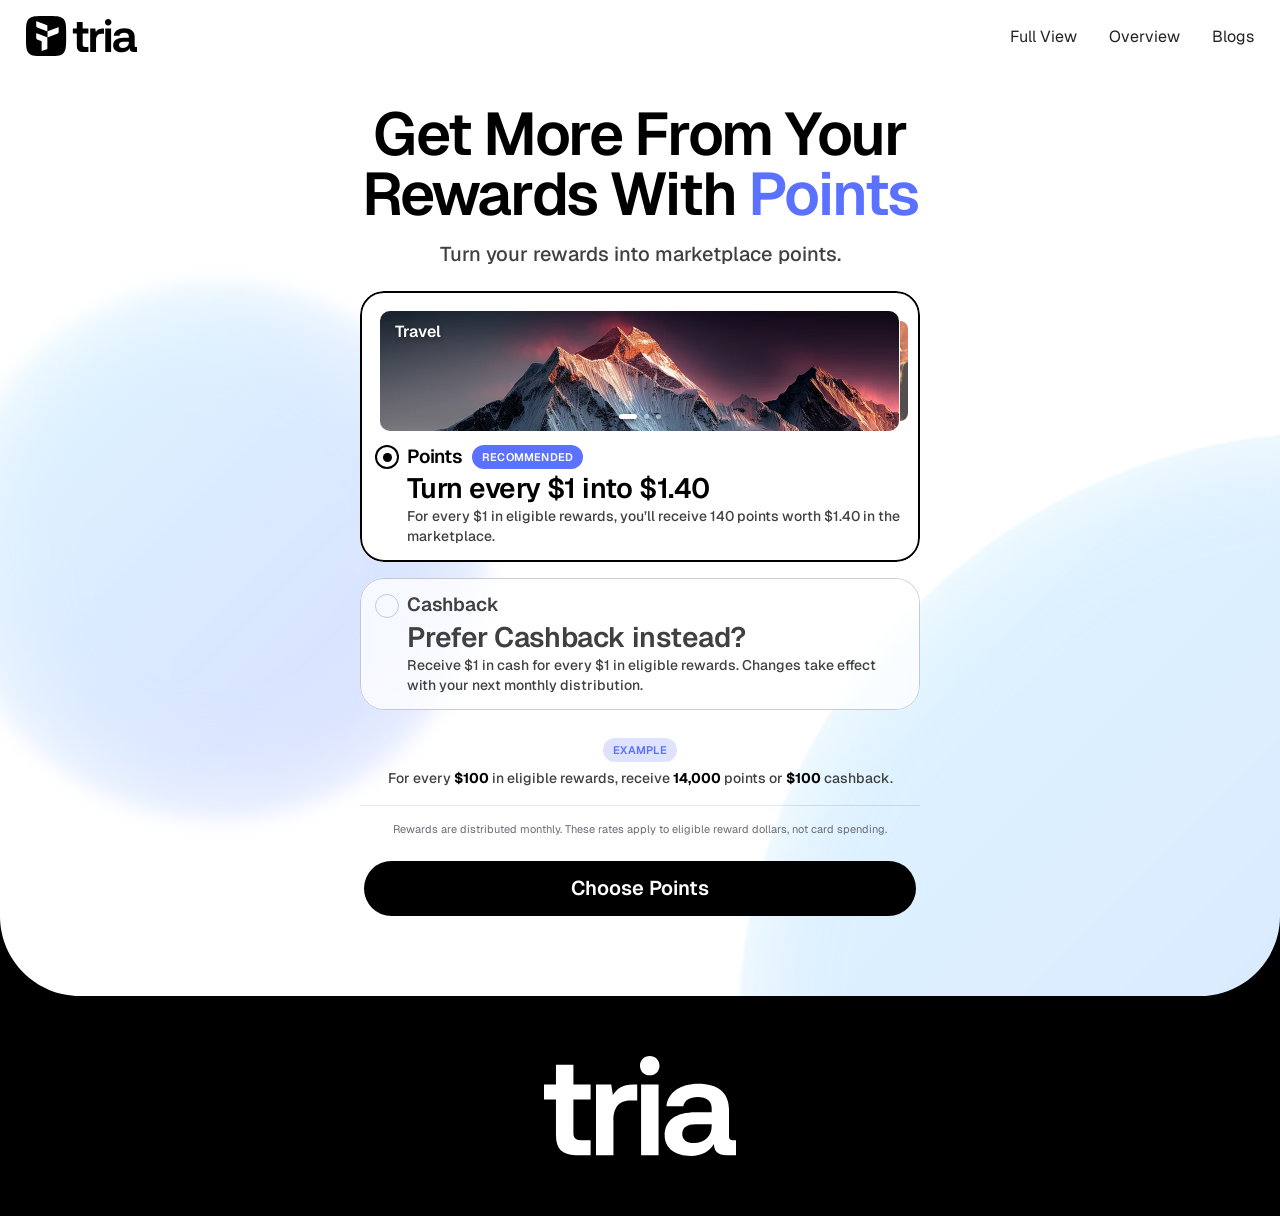
<file: index.html>
<!DOCTYPE html>
<html lang="en">
<head>
<meta charset="utf-8">
<meta name="viewport" content="width=device-width, initial-scale=1">
<title>Tria — Choose how you receive your rewards</title>
<meta name="description" content="Turn your rewards into marketplace points or receive cashback.">
<link rel="preload" href="assets/fonts/Geist-SemiBold.woff2" as="font" type="font/woff2" crossorigin>
<link rel="preload" href="assets/fonts/Geist-Medium.woff2" as="font" type="font/woff2" crossorigin>
<link rel="stylesheet" href="assets/css/style.css?v=17">
</head>
<body data-choice="points">

  <div class="bg-layer" aria-hidden="true">
    <img class="bg bg--mobile" src="assets/img/bg-mobile.svg" alt="" width="1400" height="935">
    <img class="bg bg--desktop" src="assets/img/bg-desktop.svg" alt="" width="3000" height="2000">
  </div>

  <header class="header">
    <div class="header__inner">
      <a class="header__logo" href="#" aria-label="Tria — home">
        <img src="assets/img/logo-tria.svg" alt="Tria" width="58" height="21">
      </a>
      <nav class="menu" aria-label="Main">
        <a href="#">Full View</a>
        <a href="#">Overview</a>
        <a href="#">Blogs</a>
      </nav>
    </div>
  </header>

  <main>
    <section class="hero">
      <h1 class="hero__title" data-title>Get More From Your Rewards With <span class="accent">Points</span></h1>
      <p class="hero__sub" data-sub>Turn your rewards into marketplace points.</p>
    </section>

    <section class="content">
      <div class="options" role="radiogroup" aria-label="Reward payout method">

        <label class="option option--points is-selected" data-option="points">
          <input class="option__input" type="radio" name="payout" value="points" checked>

          <span class="tiles" data-gallery>
            <!-- previous slide, minimised + dimmed; hidden on the first slide, per Figma -->
            <span class="peek peek--prev" aria-hidden="true">
              <img src="assets/img/tile-travel.webp" alt="" data-peek="0">
              <img src="assets/img/tile-tickets.webp" alt="" data-peek="1">
              <img src="assets/img/tile-experiences.webp" alt="" data-peek="2">
            </span>

            <span class="tiles__strip">
              <span class="track" data-track>
                <span class="slide">
                  <img class="tile__photo" src="assets/img/tile-travel.webp" alt="Snow-capped mountain peaks at sunrise">
                  <span class="tile__label">Travel</span>
                </span>
                <span class="slide">
                  <img class="tile__photo" src="assets/img/tile-tickets.webp" alt="A crowd at a live concert">
                  <span class="tile__label">Tickets</span>
                </span>
                <span class="slide">
                  <img class="tile__photo" src="assets/img/tile-experiences.webp" alt="Loungers beside a lit poolside at dusk">
                  <span class="tile__label">Experiences</span>
                </span>
                <!-- clone of the first slide, so the wrap-around never jumps -->
                <span class="slide" aria-hidden="true">
                  <img class="tile__photo" src="assets/img/tile-travel.webp" alt="">
                  <span class="tile__label">Travel</span>
                </span>
              </span>

              <span class="tile__nav" aria-hidden="true">
                <i class="dot is-on"></i><i class="dot"></i><i class="dot"></i>
              </span>
            </span>

            <!-- next slide; hidden on the last slide, per Figma -->
            <span class="peek peek--next" aria-hidden="true">
              <img src="assets/img/tile-travel.webp" alt="" data-peek="0">
              <img src="assets/img/tile-tickets.webp" alt="" data-peek="1">
              <img src="assets/img/tile-experiences.webp" alt="" data-peek="2">
            </span>
          </span>

          <span class="option__row">
            <span class="radio" aria-hidden="true"></span>
            <span class="option__wrap">
              <span class="option__head">
                <span class="option__titleline">
                  <span class="option__title">Points</span>
                  <span class="tag tag--rec">Recommended</span>
                </span>
                <span class="option__rate">Turn every $1 into $1.40</span>
              </span>
              <span class="option__desc">For every $1 in eligible rewards, you&rsquo;ll receive 140 points worth $1.40 in the marketplace.</span>
            </span>
          </span>
        </label>

        <label class="option option--cashback" data-option="cashback">
          <input class="option__input" type="radio" name="payout" value="cashback">
          <span class="option__row">
            <span class="radio" aria-hidden="true"></span>
            <span class="option__wrap">
              <span class="option__head">
                <span class="option__titleline">
                  <span class="option__title">Cashback</span>
                </span>
                <span class="option__rate">Prefer Cashback instead?</span>
              </span>
              <span class="option__desc">Receive $1 in cash for every $1 in eligible rewards. Changes take effect with your next monthly distribution.</span>
            </span>
          </span>
        </label>

      </div>

      <div class="secondary">
        <div class="example">
          <span class="tag tag--example">Example</span>
          <p class="example__text">For every <b>$100</b> in eligible rewards, receive <b>14,000</b> points or <b>$100</b> cashback.</p>
        </div>
        <div class="divider"></div>
        <p class="footnote">Rewards are distributed monthly. <br class="br-wide">These rates apply to eligible reward dollars, not card spending.</p>
      </div>
    </section>

    <section class="cta">
      <a class="btn btn--lg" href="confirmation-points.html" data-cta-link><span class="btn__label" data-cta>Choose Points</span></a>
    </section>
  </main>

  <footer class="footer">
    <div class="footer__notches" aria-hidden="true">
      <svg class="notch" viewBox="0 0 80 80" xmlns="http://www.w3.org/2000/svg"><path d="M0 0C0 44.1828 35.8172 80 80 80H0V0Z" fill="black"/></svg>
      <svg class="notch" viewBox="0 0 80 80" xmlns="http://www.w3.org/2000/svg"><path d="M80 0C80 44.1828 44.1828 80 0 80H80V0Z" fill="black"/></svg>
    </div>
    <div class="footer__bar">
      <img class="footer__mark" src="assets/img/wordmark-tria.svg" alt="Tria" width="58" height="30">
    </div>
  </footer>

  <script src="assets/js/app.js?v=17"></script>
</body>
</html>
</file>
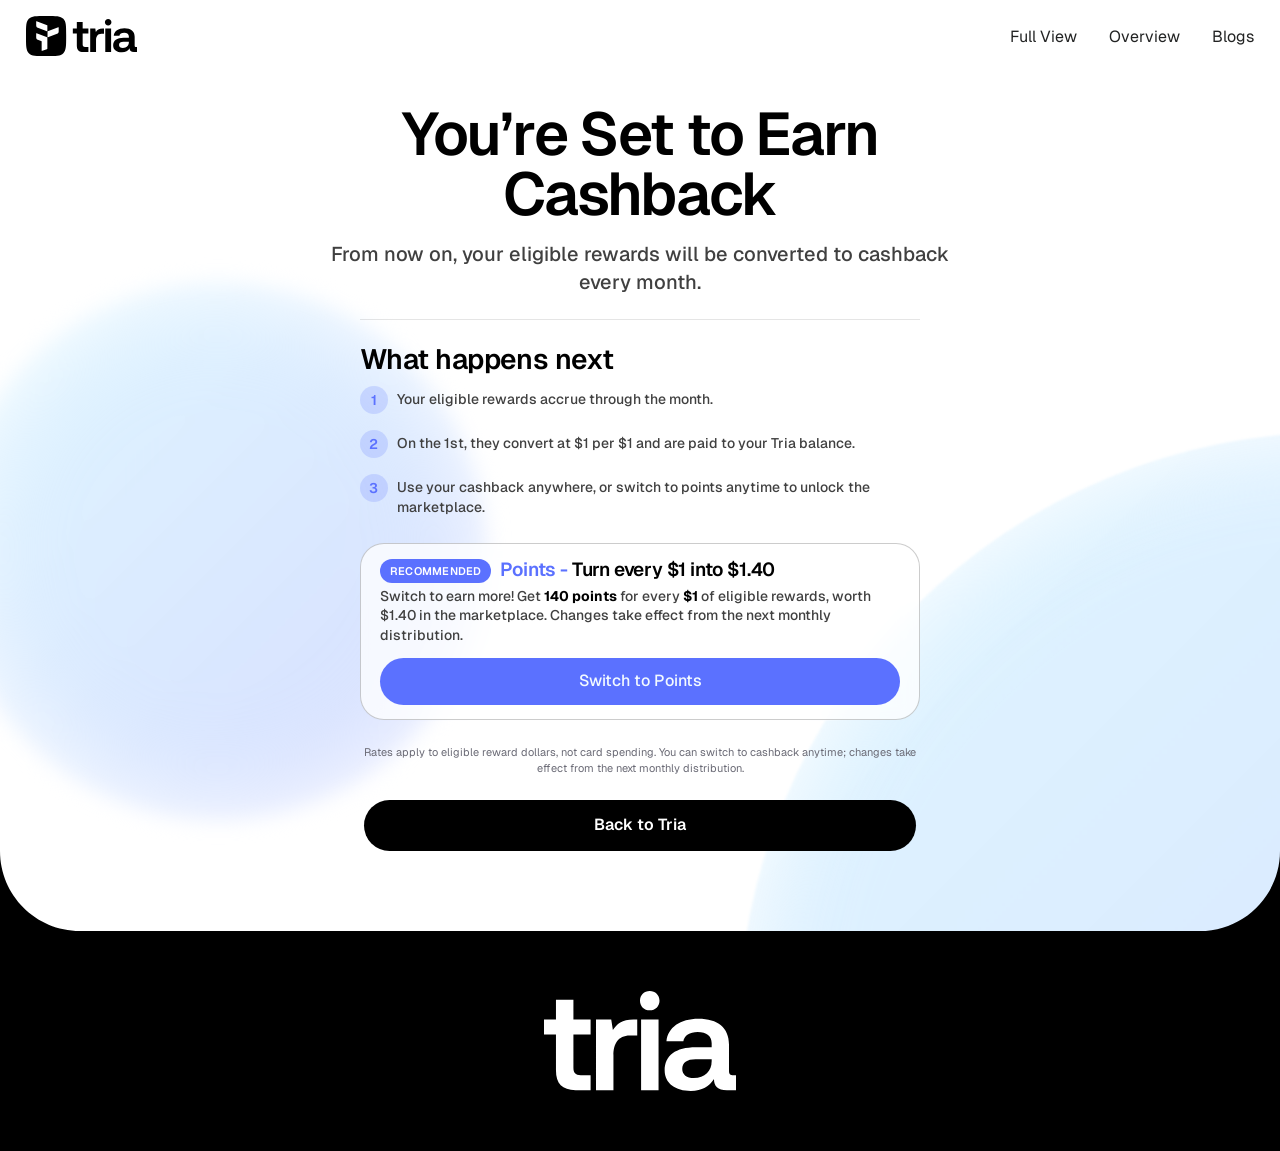
<file: confirmation-cashback.html>
<!DOCTYPE html>
<html lang="en">
<head>
<meta charset="utf-8">
<meta name="viewport" content="width=device-width, initial-scale=1">
<title>You're set to earn Cashback — Tria</title>
<meta name="description" content="From now on, your eligible rewards will be converted to cashback every month.">
<link rel="preload" href="assets/fonts/Geist-SemiBold.woff2" as="font" type="font/woff2" crossorigin>
<link rel="preload" href="assets/fonts/Geist-Medium.woff2" as="font" type="font/woff2" crossorigin>
<link rel="stylesheet" href="assets/css/style.css?v=17">
</head>
<body>

  <div class="bg-layer" aria-hidden="true">
    <img class="bg bg--mobile" src="assets/img/bg-mobile.svg" alt="" width="1400" height="935">
    <img class="bg bg--desktop" src="assets/img/bg-desktop.svg" alt="" width="3000" height="2000">
  </div>

  <header class="header">
    <div class="header__inner">
      <a class="header__logo" href="index.html" aria-label="Tria — home">
        <img src="assets/img/logo-tria.svg" alt="Tria" width="58" height="21">
      </a>
      <nav class="menu" aria-label="Main">
        <a href="#">Full View</a>
        <a href="#">Overview</a>
        <a href="#">Blogs</a>
      </nav>
    </div>
  </header>

  <main>
    <section class="hero">
      <h1 class="hero__title">You&rsquo;re Set to Earn Cashback</h1>
      <p class="hero__sub">From now on, your eligible rewards will be converted to cashback every month.</p>
    </section>

    <section class="content content--flow">
      <div class="divider"></div>
      <div class="next">
        <h2 class="next__title">What happens next</h2>
        <div class="step"><span class="step__num">1</span><p class="step__text">Your eligible rewards accrue through the month.</p></div>
        <div class="step"><span class="step__num">2</span><p class="step__text">On the 1st, they convert at $1 per $1 and are paid to your Tria balance.</p></div>
        <div class="step"><span class="step__num">3</span><p class="step__text">Use your cashback anywhere, or switch to points anytime to unlock the marketplace.</p></div>
      </div>
      <div class="promo">
        <div class="promo__wrap">
          <div class="promo__head">
          <div class="promo__titleline">
            <span class="tag tag--rec">Recommended</span>
            <h2 class="promo__title promo__title--inline"><span class="accent">Points -</span> Turn every $1 into $1.40</h2>
          </div>
            <p class="promo__body">Switch to earn more! Get <b>140 points</b> for every <b>$1</b> of eligible rewards, worth $1.40 in the marketplace. Changes take effect from the next monthly distribution.</p>
          </div>
          <button class="btn btn--blue" type="button" data-open-modal aria-expanded="false">Switch to Points</button>
        </div>
      </div>
      <div class="secondary">
        <p class="footnote">Rates apply to eligible reward dollars, not card spending. You can switch to cashback anytime; changes take effect from the next monthly distribution.</p>
      </div>
    </section>

    <section class="cta">
      <a class="btn" href="preference-cashback.html">Back to Tria</a>
    </section>
  </main>

  <footer class="footer">
    <div class="footer__notches" aria-hidden="true">
      <svg class="notch" viewBox="0 0 80 80" xmlns="http://www.w3.org/2000/svg"><path d="M0 0C0 44.1828 35.8172 80 80 80H0V0Z" fill="black"/></svg>
      <svg class="notch" viewBox="0 0 80 80" xmlns="http://www.w3.org/2000/svg"><path d="M80 0C80 44.1828 44.1828 80 0 80H80V0Z" fill="black"/></svg>
    </div>
    <div class="footer__bar">
      <img class="footer__mark" src="assets/img/wordmark-tria.svg" alt="Tria" width="58" height="30">
    </div>
  </footer>

  <div class="modal" data-modal aria-hidden="true">
    <div class="scrim" data-close></div>
    <div class="sheet" role="dialog" aria-modal="true" aria-labelledby="sheet-title">
      <span class="sheet__grab" aria-hidden="true"></span>
      <button class="sheet__close" type="button" data-close aria-label="Close">
        <svg viewBox="0 0 26 26" xmlns="http://www.w3.org/2000/svg" aria-hidden="true"><rect width="26" height="26" rx="13" fill="white"/><path d="M17 9L13 13M9 17L13 13M13 13L9 9M13 13L17 17" stroke="black" stroke-width="2" stroke-linecap="round"/></svg>
      </button>
      <div class="sheet__wrap">
        <div class="sheet__head">
          <div class="sheet__titleline">
            <h2 class="sheet__title" id="sheet-title">Switch to Points?</h2>
            <span class="tag tag--rec">Recommended</span>
          </div>
          <p class="sheet__body">Switch to earn more! Get <b>140 points</b> for every <b>$1</b> of eligible rewards, worth $1.40 in the marketplace. Changes take effect from the next monthly distribution.</p>
        </div>
        <div class="divider"></div>
        <div class="row"><span class="row__label">Change takes effect</span><span class="row__value">1 Oct 2026</span></div>
        <div class="row"><span class="row__label">October rewards paid as</span><span class="row__value">Cashback</span></div>
        <div class="row"><span class="row__label">From November paid as</span><span class="row__value row__value--accent">Points</span></div>
        <div class="sheet__buttons">
          <a class="btn btn--blue" href="confirmation-points.html">Confirm Switch to Points</a>
          <button class="btn btn--ghost" type="button" data-close>Keep Cashback</button>
        </div>
      </div>
    </div>
  </div>

  <script src="assets/js/flow.js?v=17"></script>
</body>
</html>
</file>
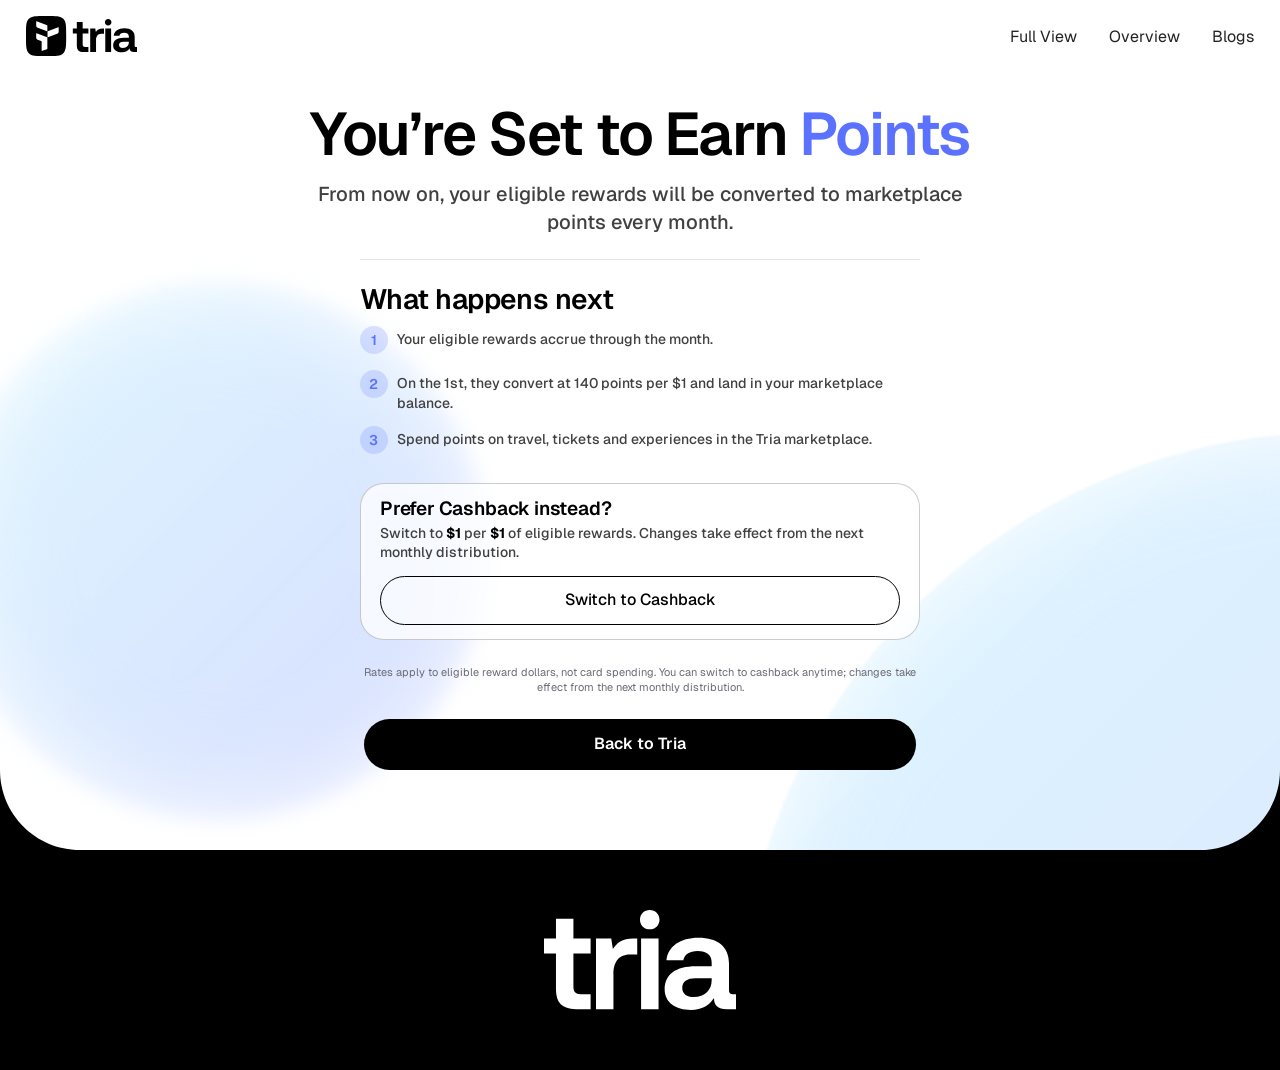
<file: confirmation-points.html>
<!DOCTYPE html>
<html lang="en">
<head>
<meta charset="utf-8">
<meta name="viewport" content="width=device-width, initial-scale=1">
<title>You're set to earn Points — Tria</title>
<meta name="description" content="From now on, your eligible rewards will be converted to marketplace points every month.">
<link rel="preload" href="assets/fonts/Geist-SemiBold.woff2" as="font" type="font/woff2" crossorigin>
<link rel="preload" href="assets/fonts/Geist-Medium.woff2" as="font" type="font/woff2" crossorigin>
<link rel="stylesheet" href="assets/css/style.css?v=17">
</head>
<body>

  <div class="bg-layer" aria-hidden="true">
    <img class="bg bg--mobile" src="assets/img/bg-mobile.svg" alt="" width="1400" height="935">
    <img class="bg bg--desktop" src="assets/img/bg-desktop.svg" alt="" width="3000" height="2000">
  </div>

  <header class="header">
    <div class="header__inner">
      <a class="header__logo" href="index.html" aria-label="Tria — home">
        <img src="assets/img/logo-tria.svg" alt="Tria" width="58" height="21">
      </a>
      <nav class="menu" aria-label="Main">
        <a href="#">Full View</a>
        <a href="#">Overview</a>
        <a href="#">Blogs</a>
      </nav>
    </div>
  </header>

  <main>
    <section class="hero">
      <h1 class="hero__title">You&rsquo;re Set to Earn <span class="accent">Points</span></h1>
      <p class="hero__sub">From now on, your eligible rewards will be converted to marketplace points every month.</p>
    </section>

    <section class="content content--flow">
      <div class="divider"></div>
      <div class="next">
        <h2 class="next__title">What happens next</h2>
        <div class="step"><span class="step__num">1</span><p class="step__text">Your eligible rewards accrue through the month.</p></div>
        <div class="step"><span class="step__num">2</span><p class="step__text">On the 1st, they convert at 140 points per $1 and land in your marketplace balance.</p></div>
        <div class="step"><span class="step__num">3</span><p class="step__text">Spend points on travel, tickets and experiences in the Tria marketplace.</p></div>
      </div>
      <div class="promo">
        <div class="promo__wrap">
          <div class="promo__head">
            <h2 class="promo__title promo__title--block">Prefer Cashback instead?</h2>
            <p class="promo__body">Switch to <b>$1</b> per <b>$1</b> of eligible rewards. Changes take effect from the next monthly distribution.</p>
          </div>
          <button class="btn btn--outline" type="button" data-open-modal aria-expanded="false">Switch to Cashback</button>
        </div>
      </div>
      <div class="secondary">
        <p class="footnote">Rates apply to eligible reward dollars, not card spending. You can switch to cashback anytime; changes take effect from the next monthly distribution.</p>
      </div>
    </section>

    <section class="cta">
      <a class="btn" href="preference-points.html">Back to Tria</a>
    </section>
  </main>

  <footer class="footer">
    <div class="footer__notches" aria-hidden="true">
      <svg class="notch" viewBox="0 0 80 80" xmlns="http://www.w3.org/2000/svg"><path d="M0 0C0 44.1828 35.8172 80 80 80H0V0Z" fill="black"/></svg>
      <svg class="notch" viewBox="0 0 80 80" xmlns="http://www.w3.org/2000/svg"><path d="M80 0C80 44.1828 44.1828 80 0 80H80V0Z" fill="black"/></svg>
    </div>
    <div class="footer__bar">
      <img class="footer__mark" src="assets/img/wordmark-tria.svg" alt="Tria" width="58" height="30">
    </div>
  </footer>

  <div class="modal" data-modal aria-hidden="true">
    <div class="scrim" data-close></div>
    <div class="sheet" role="dialog" aria-modal="true" aria-labelledby="sheet-title">
      <span class="sheet__grab" aria-hidden="true"></span>
      <button class="sheet__close" type="button" data-close aria-label="Close">
        <svg viewBox="0 0 26 26" xmlns="http://www.w3.org/2000/svg" aria-hidden="true"><rect width="26" height="26" rx="13" fill="white"/><path d="M17 9L13 13M9 17L13 13M13 13L9 9M13 13L17 17" stroke="black" stroke-width="2" stroke-linecap="round"/></svg>
      </button>
      <div class="sheet__wrap">
        <div class="sheet__head">
          <div class="sheet__titleline">
            <h2 class="sheet__title" id="sheet-title">Switch to Cashback?</h2>
          </div>
          <p class="sheet__body">You&rsquo;ll receive <b>$1</b> per <b>$1</b> of eligible rewards instead of 140 points per $1.</p>
        </div>
        <div class="divider"></div>
        <div class="row"><span class="row__label">Change takes effect</span><span class="row__value">1 Oct 2026</span></div>
        <div class="row"><span class="row__label">October rewards paid as</span><span class="row__value">Points</span></div>
        <div class="row"><span class="row__label">From November paid as</span><span class="row__value">Cashback</span></div>
        <div class="sheet__buttons">
          <a class="btn btn--white" href="confirmation-cashback.html">Confirm Switch to Cashback</a>
          <button class="btn btn--ghost" type="button" data-close>Keep Points</button>
        </div>
      </div>
    </div>
  </div>

  <script src="assets/js/flow.js?v=17"></script>
</body>
</html>
</file>
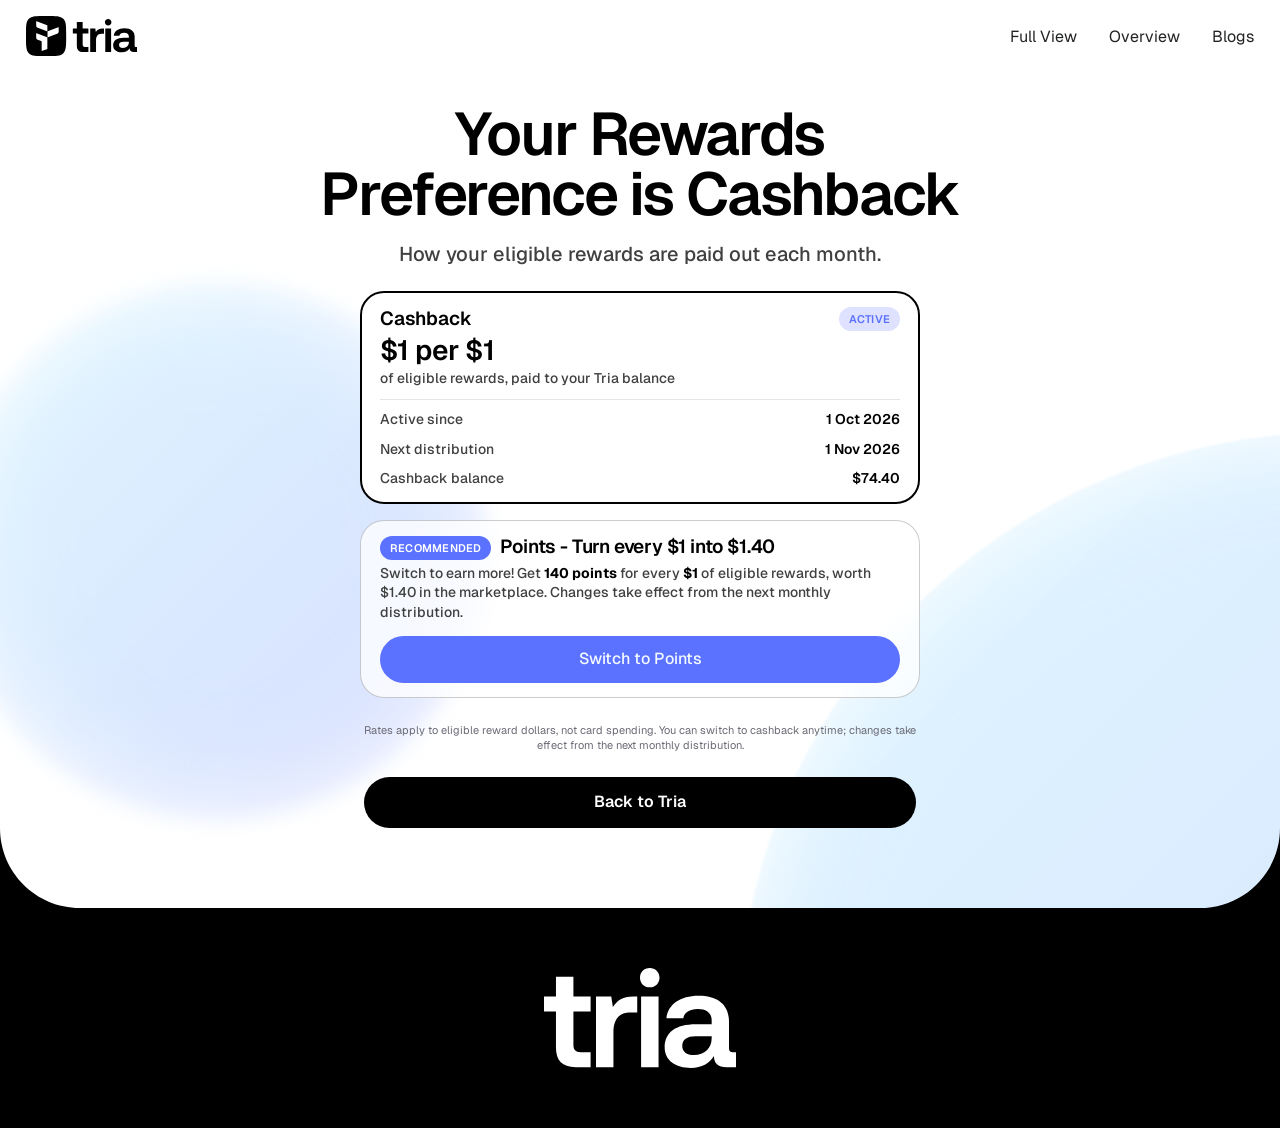
<file: preference-cashback.html>
<!DOCTYPE html>
<html lang="en">
<head>
<meta charset="utf-8">
<meta name="viewport" content="width=device-width, initial-scale=1">
<title>Your rewards preference is Cashback — Tria</title>
<meta name="description" content="How your eligible rewards are paid out each month.">
<link rel="preload" href="assets/fonts/Geist-SemiBold.woff2" as="font" type="font/woff2" crossorigin>
<link rel="preload" href="assets/fonts/Geist-Medium.woff2" as="font" type="font/woff2" crossorigin>
<link rel="stylesheet" href="assets/css/style.css?v=17">
</head>
<body>

  <div class="bg-layer" aria-hidden="true">
    <img class="bg bg--mobile" src="assets/img/bg-mobile.svg" alt="" width="1400" height="935">
    <img class="bg bg--desktop" src="assets/img/bg-desktop.svg" alt="" width="3000" height="2000">
  </div>

  <header class="header">
    <div class="header__inner">
      <a class="header__logo" href="index.html" aria-label="Tria — home">
        <img src="assets/img/logo-tria.svg" alt="Tria" width="58" height="21">
      </a>
      <nav class="menu" aria-label="Main">
        <a href="#">Full View</a>
        <a href="#">Overview</a>
        <a href="#">Blogs</a>
      </nav>
    </div>
  </header>

  <main>
    <section class="hero">
      <h1 class="hero__title">Your Rewards Preference is Cashback</h1>
      <p class="hero__sub">How your eligible rewards are paid out each month.</p>
    </section>

    <section class="content content--flow">
      <div class="stack">
        <div class="status">
          <div class="status__wrap">
            <div class="status__head">
              <div class="status__lines">
                <div class="status__titleline">
                  <h2 class="status__name">Cashback</h2>
                  <span class="tag tag--soft">Active</span>
                </div>
                <p class="status__rate">$1 per $1</p>
              </div>
              <p class="status__desc">of eligible rewards, paid to your Tria balance</p>
            </div>
            <div class="divider"></div>
            <div class="row"><span class="row__label">Active since</span><span class="row__value">1 Oct 2026</span></div>
            <div class="row"><span class="row__label">Next distribution</span><span class="row__value">1 Nov 2026</span></div>
            <div class="row"><span class="row__label">Cashback balance</span><span class="row__value">$74.40</span></div>
          </div>
        </div>
        <div class="promo">
          <div class="promo__wrap">
            <div class="promo__head">
            <div class="promo__titleline">
              <span class="tag tag--rec">Recommended</span>
              <h2 class="promo__title promo__title--inline">Points - Turn every $1 into $1.40</h2>
            </div>
              <p class="promo__body">Switch to earn more! Get <b>140 points</b> for every <b>$1</b> of eligible rewards, worth $1.40 in the marketplace. Changes take effect from the next monthly distribution.</p>
            </div>
            <button class="btn btn--blue" type="button" data-open-modal aria-expanded="false">Switch to Points</button>
          </div>
        </div>
      </div>
      <div class="secondary">
        <p class="footnote">Rates apply to eligible reward dollars, not card spending. You can switch to cashback anytime; changes take effect from the next monthly distribution.</p>
      </div>
    </section>

    <section class="cta">
      <a class="btn" href="index.html">Back to Tria</a>
    </section>
  </main>

  <footer class="footer">
    <div class="footer__notches" aria-hidden="true">
      <svg class="notch" viewBox="0 0 80 80" xmlns="http://www.w3.org/2000/svg"><path d="M0 0C0 44.1828 35.8172 80 80 80H0V0Z" fill="black"/></svg>
      <svg class="notch" viewBox="0 0 80 80" xmlns="http://www.w3.org/2000/svg"><path d="M80 0C80 44.1828 44.1828 80 0 80H80V0Z" fill="black"/></svg>
    </div>
    <div class="footer__bar">
      <img class="footer__mark" src="assets/img/wordmark-tria.svg" alt="Tria" width="58" height="30">
    </div>
  </footer>

  <div class="modal" data-modal aria-hidden="true">
    <div class="scrim" data-close></div>
    <div class="sheet" role="dialog" aria-modal="true" aria-labelledby="sheet-title">
      <span class="sheet__grab" aria-hidden="true"></span>
      <button class="sheet__close" type="button" data-close aria-label="Close">
        <svg viewBox="0 0 26 26" xmlns="http://www.w3.org/2000/svg" aria-hidden="true"><rect width="26" height="26" rx="13" fill="white"/><path d="M17 9L13 13M9 17L13 13M13 13L9 9M13 13L17 17" stroke="black" stroke-width="2" stroke-linecap="round"/></svg>
      </button>
      <div class="sheet__wrap">
        <div class="sheet__head">
          <div class="sheet__titleline">
            <h2 class="sheet__title" id="sheet-title">Switch to Points?</h2>
            <span class="tag tag--rec">Recommended</span>
          </div>
          <p class="sheet__body">Switch to earn more! Get <b>140 points</b> for every <b>$1</b> of eligible rewards, worth $1.40 in the marketplace. Changes take effect from the next monthly distribution.</p>
        </div>
        <div class="divider"></div>
        <div class="row"><span class="row__label">Change takes effect</span><span class="row__value">1 Oct 2026</span></div>
        <div class="row"><span class="row__label">October rewards paid as</span><span class="row__value">Cashback</span></div>
        <div class="row"><span class="row__label">From November paid as</span><span class="row__value row__value--accent">Points</span></div>
        <div class="sheet__buttons">
          <a class="btn btn--blue" href="preference-points.html">Confirm Switch to Points</a>
          <button class="btn btn--ghost" type="button" data-close>Keep Cashback</button>
        </div>
      </div>
    </div>
  </div>

  <script src="assets/js/flow.js?v=17"></script>
</body>
</html>
</file>
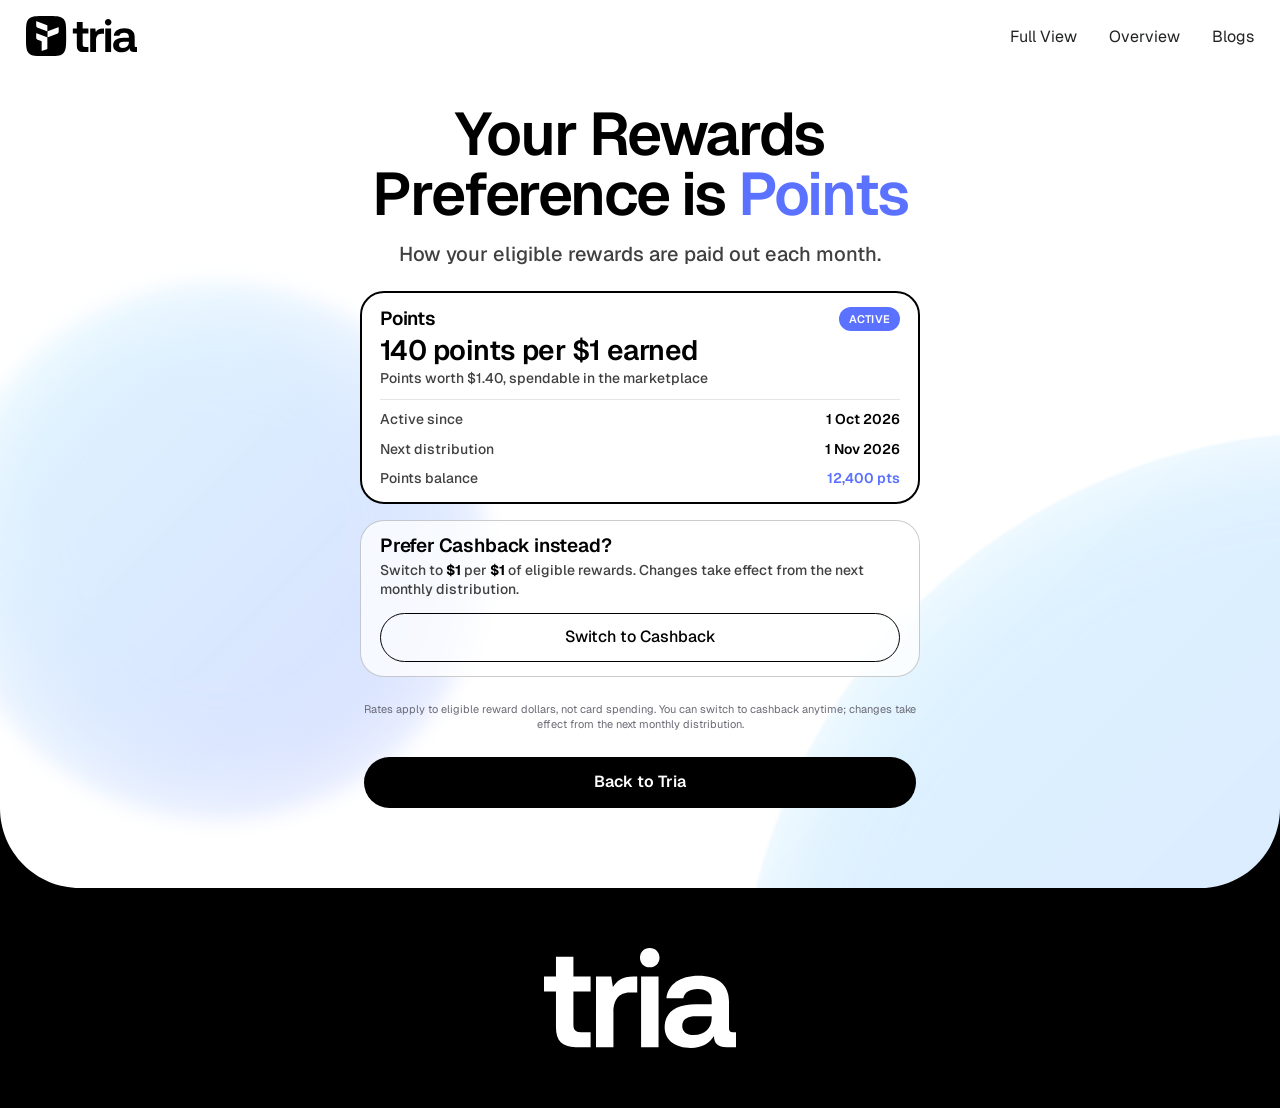
<file: preference-points.html>
<!DOCTYPE html>
<html lang="en">
<head>
<meta charset="utf-8">
<meta name="viewport" content="width=device-width, initial-scale=1">
<title>Your rewards preference is Points — Tria</title>
<meta name="description" content="How your eligible rewards are paid out each month.">
<link rel="preload" href="assets/fonts/Geist-SemiBold.woff2" as="font" type="font/woff2" crossorigin>
<link rel="preload" href="assets/fonts/Geist-Medium.woff2" as="font" type="font/woff2" crossorigin>
<link rel="stylesheet" href="assets/css/style.css?v=17">
</head>
<body>

  <div class="bg-layer" aria-hidden="true">
    <img class="bg bg--mobile" src="assets/img/bg-mobile.svg" alt="" width="1400" height="935">
    <img class="bg bg--desktop" src="assets/img/bg-desktop.svg" alt="" width="3000" height="2000">
  </div>

  <header class="header">
    <div class="header__inner">
      <a class="header__logo" href="index.html" aria-label="Tria — home">
        <img src="assets/img/logo-tria.svg" alt="Tria" width="58" height="21">
      </a>
      <nav class="menu" aria-label="Main">
        <a href="#">Full View</a>
        <a href="#">Overview</a>
        <a href="#">Blogs</a>
      </nav>
    </div>
  </header>

  <main>
    <section class="hero">
      <h1 class="hero__title">Your Rewards Preference is <span class="accent">Points</span></h1>
      <p class="hero__sub">How your eligible rewards are paid out each month.</p>
    </section>

    <section class="content content--flow">
      <div class="stack">
        <div class="status">
          <div class="status__wrap">
            <div class="status__head">
              <div class="status__lines">
                <div class="status__titleline">
                  <h2 class="status__name">Points</h2>
                  <span class="tag tag--rec">Active</span>
                </div>
                <p class="status__rate">140 points per $1 earned</p>
              </div>
              <p class="status__desc">Points worth $1.40, spendable in the marketplace</p>
            </div>
            <div class="divider"></div>
            <div class="row"><span class="row__label">Active since</span><span class="row__value">1 Oct 2026</span></div>
            <div class="row"><span class="row__label">Next distribution</span><span class="row__value">1 Nov 2026</span></div>
            <div class="row"><span class="row__label">Points balance</span><span class="row__value row__value--accent">12,400 pts</span></div>
          </div>
        </div>
        <div class="promo">
          <div class="promo__wrap">
            <div class="promo__head">
              <h2 class="promo__title promo__title--block">Prefer Cashback instead?</h2>
              <p class="promo__body">Switch to <b>$1</b> per <b>$1</b> of eligible rewards. Changes take effect from the next monthly distribution.</p>
            </div>
            <button class="btn btn--outline" type="button" data-open-modal aria-expanded="false">Switch to Cashback</button>
          </div>
        </div>
      </div>
      <div class="secondary">
        <p class="footnote">Rates apply to eligible reward dollars, not card spending. You can switch to cashback anytime; changes take effect from the next monthly distribution.</p>
      </div>
    </section>

    <section class="cta">
      <a class="btn" href="index.html">Back to Tria</a>
    </section>
  </main>

  <footer class="footer">
    <div class="footer__notches" aria-hidden="true">
      <svg class="notch" viewBox="0 0 80 80" xmlns="http://www.w3.org/2000/svg"><path d="M0 0C0 44.1828 35.8172 80 80 80H0V0Z" fill="black"/></svg>
      <svg class="notch" viewBox="0 0 80 80" xmlns="http://www.w3.org/2000/svg"><path d="M80 0C80 44.1828 44.1828 80 0 80H80V0Z" fill="black"/></svg>
    </div>
    <div class="footer__bar">
      <img class="footer__mark" src="assets/img/wordmark-tria.svg" alt="Tria" width="58" height="30">
    </div>
  </footer>

  <div class="modal" data-modal aria-hidden="true">
    <div class="scrim" data-close></div>
    <div class="sheet" role="dialog" aria-modal="true" aria-labelledby="sheet-title">
      <span class="sheet__grab" aria-hidden="true"></span>
      <button class="sheet__close" type="button" data-close aria-label="Close">
        <svg viewBox="0 0 26 26" xmlns="http://www.w3.org/2000/svg" aria-hidden="true"><rect width="26" height="26" rx="13" fill="white"/><path d="M17 9L13 13M9 17L13 13M13 13L9 9M13 13L17 17" stroke="black" stroke-width="2" stroke-linecap="round"/></svg>
      </button>
      <div class="sheet__wrap">
        <div class="sheet__head">
          <div class="sheet__titleline">
            <h2 class="sheet__title" id="sheet-title">Switch to Cashback?</h2>
          </div>
          <p class="sheet__body">You&rsquo;ll receive <b>$1</b> per <b>$1</b> of eligible rewards instead of 140 points per $1.</p>
        </div>
        <div class="divider"></div>
        <div class="row"><span class="row__label">Change takes effect</span><span class="row__value">1 Oct 2026</span></div>
        <div class="row"><span class="row__label">October rewards paid as</span><span class="row__value">Points</span></div>
        <div class="row"><span class="row__label">From November paid as</span><span class="row__value">Cashback</span></div>
        <div class="sheet__buttons">
          <a class="btn btn--white" href="preference-cashback.html">Confirm Switch to Cashback</a>
          <button class="btn btn--ghost" type="button" data-close>Keep Points</button>
        </div>
      </div>
    </div>
  </div>

  <script src="assets/js/flow.js?v=17"></script>
</body>
</html>
</file>
<file: assets/css/style.css>
/* =========================================================
   Tria — rewards payout selection
   Figma: Tria rewards flow / UI  (node 1-389)
   Breakpoints: base = mobile 390, fluid to tablet 768,
                desktop overrides from 1000px.
   No scaling: containers flex, type and spacing stay fixed px.
   ========================================================= */

/* ---------- Fonts ---------- */
@font-face{font-family:Geist;src:url(../fonts/Geist-Regular.woff2) format("woff2");font-weight:400;font-style:normal;font-display:swap}
@font-face{font-family:Geist;src:url(../fonts/Geist-Medium.woff2) format("woff2");font-weight:500;font-style:normal;font-display:swap}
@font-face{font-family:Geist;src:url(../fonts/Geist-SemiBold.woff2) format("woff2");font-weight:600;font-style:normal;font-display:swap}
@font-face{font-family:Geist;src:url(../fonts/Geist-Bold.woff2) format("woff2");font-weight:700;font-style:normal;font-display:swap}

/* ---------- Tokens ---------- */
:root{
  --blue:#5b71ff;
  --ink:#000;
  --ink-soft:#404040;
  --ink-menu:#222323;
  --ink-foot:#6a6a75;
  --glass:rgba(255,255,255,.75);
  --hairline:rgba(0,0,0,.2);
  --divider:rgba(0,0,0,.1);
  --r-card:24px;
  --r-tile:10px;
  --ease:cubic-bezier(.4,0,.2,1);
  --ease-pop:cubic-bezier(.34,1.42,.64,1);
  --t-state:.22s;      /* card / radio state change */
  --t-copy:.15s;       /* hero + CTA copy cross-fade */
  --t-resize:.24s;     /* headline height when the line count changes */
  --t-hover:.18s;      /* hover lift / press */
  --t-slide:.55s;      /* gallery slide */
  --ease-slide:cubic-bezier(.65,0,.35,1);
  --t-modal:.3s;       /* scrim + sheet */
}

/* ---------- Reset ---------- */
*,*::before,*::after{box-sizing:border-box}
html{-webkit-text-size-adjust:100%}
body{
  margin:0;
  position:relative;
  display:flex;
  flex-direction:column;
  min-height:100vh;
  min-height:100dvh;               /* mobile browsers, minus the chrome */
  background:#fff;
  color:var(--ink);
  font-family:Geist,system-ui,-apple-system,"Segoe UI",sans-serif;
  font-weight:500;
  -webkit-font-smoothing:antialiased;
  -moz-osx-font-smoothing:grayscale;
  overflow-x:hidden;
}
.header,main,.footer{flex:none}
/* On a short page the leftover space under the footer carries the footer's
   black rather than the page white. Collapses to nothing once content fills
   the viewport, so it never adds scroll. */
body::after{
  content:"";
  flex:1 0 auto;
  width:100%;
  background:var(--ink);
  position:relative;
  z-index:1;
}
h1,h2,h3,p{margin:0}
img,svg{display:block}
a{color:inherit;text-decoration:none}
button{font:inherit;color:inherit}

/* ---------- Background blobs ---------- */
.bg-layer{position:absolute;inset:0;overflow:hidden;z-index:0;pointer-events:none}
.bg{position:absolute;top:0;left:50%;transform:translateX(-50%);max-width:none}
.bg--mobile{width:1400px;height:935px}
.bg--desktop{width:3000px;height:2000px;display:none}

/* ---------- Header ---------- */
.header{
  position:sticky;top:0;z-index:20;
  width:100%;
  background:var(--glass);
  -webkit-backdrop-filter:blur(10px);
  backdrop-filter:blur(10px);
}
.header__inner{
  max-width:1280px;margin:0 auto;
  display:flex;align-items:center;justify-content:space-between;
  padding:16px 26px;
}
.header__logo img{width:58.1px;height:21.0251px}
.menu{display:flex;align-items:center;gap:9px;font-weight:400;font-size:11px;color:var(--ink-menu);white-space:nowrap}
.menu a{transition:color .15s var(--ease)}
.menu a:hover{color:var(--blue)}

/* ---------- Page flow above the background ---------- */
main,.footer{position:relative;z-index:1}

/* ---------- Hero ---------- */
.hero{
  max-width:700px;margin:0 auto;
  display:flex;flex-direction:column;align-items:center;gap:16px;
  padding:8px 20px 23px;
  text-align:center;
}
.hero__title{
  width:100%;
  font-weight:600;font-size:44px;line-height:1;letter-spacing:-1.32px;
  color:var(--ink);
  word-break:break-word;
}
.accent{color:var(--blue)}
.hero__sub{width:100%;font-weight:500;font-size:14px;line-height:1.4;color:var(--ink-soft)}

/* ---------- Content ---------- */
.content{
  max-width:600px;margin:0 auto;
  display:flex;flex-direction:column;align-items:center;gap:12px;
  padding:0 20px 24px;
}
.options{display:flex;flex-direction:column;gap:16px;width:100%}

/* ---------- Option card ----------
   Both states keep border:0 / padding:2px, so the inner layout never moves.
   Figma's 1px hairline and 2px selected border are drawn as stacked rings
   that cross-fade — border-width itself can't be animated without a jump. */
.option{
  position:relative;
  display:flex;flex-direction:column;align-items:flex-start;
  width:100%;
  padding:2px;                       /* = Figma 1px border + 1px pad, and 2px border */
  border:0;
  border-radius:var(--r-card);
  background:var(--glass);
  -webkit-backdrop-filter:blur(10px);
  backdrop-filter:blur(10px);
  overflow:hidden;
  cursor:pointer;
  -webkit-user-select:none;user-select:none;      /* the whole card is one hit target */
  box-shadow:0 0 0 rgba(0,0,0,0);
  transition:background-color var(--t-state) var(--ease),
             box-shadow var(--t-hover) var(--ease),
             transform var(--t-hover) var(--ease);
}
.option *{cursor:inherit}
.option img{-webkit-user-drag:none;pointer-events:none}   /* photos must not start a drag */
.option::before,
.option::after{
  content:"";
  position:absolute;inset:0;z-index:2;
  border-radius:inherit;pointer-events:none;
  transition:opacity var(--t-state) var(--ease),border-color var(--t-state) var(--ease);
}
.option::before{border:1px solid var(--hairline);opacity:1}   /* resting hairline */
.option::after{border:2px solid var(--ink);opacity:0}         /* selected ring */
.option.is-selected{background:#fff}
.option.is-selected::before{opacity:0}
.option.is-selected::after{opacity:1}

/* Hover / press — only on a card you can actually pick. Once an option is
   selected it is inert: no lift, no shadow, no pointer. The gallery inside it
   stays live (click advances it, hover pauses it), so it keeps its cursor.
   Deliberately NOT wrapped in @media (hover:hover): hybrid touch laptops report
   hover:none and would lose the affordance entirely. */
.option:not(.is-selected):hover{
  box-shadow:0 10px 28px rgba(0,0,0,.15);
  transform:translateY(-2px);
}
.option:not(.is-selected):hover::before{border-color:rgba(0,0,0,.45)}
.option:not(.is-selected):active{
  box-shadow:0 2px 6px rgba(0,0,0,.12);
  transform:translateY(0);
  transition-duration:.08s;
}
.option.is-selected{cursor:default}
.option.is-selected .tiles{cursor:pointer}
.option__input{position:absolute;opacity:0;width:0;height:0;pointer-events:none}
.option:has(.option__input:focus-visible){outline:2px solid var(--blue);outline-offset:3px}

/* ---------- Photo gallery ----------
   Figma geometry: strip inset 18 / 19, 120 tall; the neighbouring slides show as
   8x100 slivers inset 9 (left) and 10 (right), dimmed to 75%. */
.tiles{position:relative;display:block;width:100%;height:138px;flex:none;touch-action:pan-y}
.tiles__strip{
  position:absolute;left:18px;right:19px;top:18px;height:120px;
  border-radius:var(--r-tile);
  overflow:hidden;
  background:#eee;
}
/* Grid columns at 100% overflow the track, so one -100% step == one slide.
   transform is set from JS, not from a custom property inside calc(): an
   unregistered custom property doesn't interpolate, so that version jumped. */
.track{
  display:grid;grid-auto-flow:column;grid-auto-columns:100%;
  width:100%;height:100%;
  transform:translateX(0);
  transition:transform var(--t-slide) var(--ease-slide);
}
.track.is-snapping,.track.is-dragging{transition:none}
.slide{position:relative;display:block;height:120px;overflow:hidden;background:#eee}
.tile__photo{position:absolute;inset:0;width:100%;height:100%;object-fit:cover;max-width:none}
.tile__label{
  position:absolute;left:15px;top:12px;
  font-weight:600;font-size:16px;line-height:1.1;color:#fff;white-space:nowrap;
  text-shadow:0 2px 4px rgba(0,0,0,.4);
}
.tile__nav{
  position:absolute;bottom:0;left:calc(50% + .5px);transform:translateX(-50%);
  display:flex;align-items:center;gap:7px;
  padding:0 12px 12px;
  filter:drop-shadow(0 2px 2px rgba(0,0,0,.5));
  z-index:1;
}
.dot{
  display:block;width:5px;height:5px;border-radius:100px;
  background:rgba(255,255,255,.5);
  transition:width var(--t-slide) var(--ease-slide),background-color var(--t-slide) var(--ease);
}
.dot.is-on{width:18px;background:#fff}

/* Slivers. All three photos are stacked and cross-faded, so no src swap flashes. */
.peek{
  position:absolute;top:28px;width:8px;height:100px;
  background:#eee;overflow:hidden;
  opacity:.75;
  transition:opacity var(--t-slide) var(--ease);
}
.peek--prev{left:9px;border-radius:var(--r-tile) 0 0 var(--r-tile)}
.peek--next{right:10px;border-radius:0 var(--r-tile) var(--r-tile) 0}
.peek.is-empty{opacity:0}
.peek img{
  position:absolute;inset:0;width:100%;height:100%;object-fit:cover;max-width:none;
  opacity:0;
  transition:opacity var(--t-slide) var(--ease);
}
.peek img.is-on{opacity:1}

/* radio row */
.option__row{display:flex;align-items:flex-start;gap:8px;width:100%;padding:14px 18px 13px 13px}
.radio{
  position:relative;flex:none;width:24px;height:24px;border-radius:50%;
  box-shadow:inset 0 0 0 0 rgba(0,0,0,0);
  transition:box-shadow var(--t-state) var(--ease);
}
.radio::before{                       /* resting hairline ring */
  content:"";position:absolute;inset:0;border-radius:50%;
  border:1px solid var(--hairline);
  transition:opacity var(--t-state) var(--ease);
}
.radio::after{                        /* the dot */
  content:"";position:absolute;left:50%;top:50%;width:9px;height:9px;
  margin:-4.5px 0 0 -4.5px;border-radius:50%;background:var(--ink);
  opacity:0;transform:scale(.2);
  transition:opacity .16s var(--ease),transform .24s var(--ease-pop);
}
.option.is-selected .radio{box-shadow:inset 0 0 0 2px var(--ink)}
.option.is-selected .radio::before{opacity:0}
.option.is-selected .radio::after{opacity:1;transform:scale(1)}
.option__wrap{display:flex;flex-direction:column;align-items:center;gap:4px;flex:1 0 0;min-width:0}
.option__head{display:flex;flex-direction:column;align-items:flex-start;gap:5px;width:100%}
.option__titleline{display:flex;align-items:center;gap:9px;height:24px;width:100%}
.option__title{
  font-weight:600;font-size:19px;line-height:1.1;letter-spacing:-.19px;
  color:var(--ink-soft);white-space:nowrap;
  transition:color var(--t-state) var(--ease);
}
.option__rate{
  width:100%;
  font-weight:600;font-size:28px;line-height:1.05;letter-spacing:-.56px;
  color:var(--ink-soft);word-break:break-word;
  transition:color var(--t-state) var(--ease);
}
.option.is-selected .option__title,
.option.is-selected .option__rate{color:var(--ink)}
.option__desc{width:100%;font-weight:500;font-size:14px;line-height:1.4;color:var(--ink-soft)}

/* ---------- Tags ---------- */
.tag{
  display:inline-flex;align-items:flex-start;flex:none;
  padding:7px 10px 6px;border-radius:999px;
  font-weight:600;font-size:11px;line-height:1;letter-spacing:.22px;
  text-transform:uppercase;white-space:nowrap;
}
.tag--rec{background:var(--blue);color:#fff}
.tag--example,.tag--soft{background:rgba(91,113,255,.2);color:var(--blue)}

/* ---------- Secondary ---------- */
.secondary{display:flex;flex-direction:column;align-items:center;gap:16px;width:100%}
.example{
  display:flex;flex-direction:column;align-items:center;gap:7px;
  width:100%;padding-top:16px;border-radius:20px;overflow:hidden;
}
.example__text{
  width:100%;text-align:center;
  font-weight:500;font-size:14px;line-height:1.4;color:var(--ink-soft);
  word-break:break-word;
}
.example__text b{font-weight:700;color:var(--ink)}
.divider{width:100%;height:1px;background:var(--divider)}
.footnote{
  width:100%;text-align:center;
  font-weight:400;font-size:11px;line-height:1.4;color:var(--ink-foot);
}

/* ---------- CTA ---------- */
.cta{max-width:600px;margin:0 auto;padding:0 24px;display:flex;flex-direction:column;align-items:center}
.btn{
  width:100%;
  display:flex;align-items:center;justify-content:center;
  padding:17px 24px 18px;
  border:0;border-radius:999px;background:var(--ink);color:#fff;
  font-weight:600;font-size:16px;line-height:1;
  white-space:nowrap;cursor:pointer;
  transition:background-color .16s var(--ease),transform .16s var(--ease);
}
.btn:hover{background:#1c1c1c}
.btn:active{transform:scale(.99)}
.btn:focus-visible{outline:2px solid var(--blue);outline-offset:3px}

/* ---------- Footer ---------- */
.footer{display:flex;flex-direction:column;align-items:center;width:100%;overflow:hidden}
.footer__notches{display:flex;justify-content:space-between;width:100%;height:40px}
.notch{width:40px;height:40px;flex:none}
.footer__bar{
  display:flex;flex-direction:column;align-items:center;justify-content:center;
  width:100%;padding:30px 0;background:var(--ink);
}
.footer__mark{width:57.6439px;height:30px}

/* =========================================================
   Flow pages — confirmation + returning-user preference
   ========================================================= */
.content--flow{gap:25px}
.stack{display:flex;flex-direction:column;gap:16px;width:100%}

/* "What happens next" */
.next{display:flex;flex-direction:column;gap:12px;width:100%}
.next__title{
  width:100%;
  font-weight:600;font-size:28px;line-height:1.05;letter-spacing:-.56px;color:var(--ink);
}
.step{display:flex;align-items:flex-start;gap:9px;width:100%}
.step__num{
  flex:none;display:flex;align-items:center;justify-content:center;
  width:28px;height:28px;border-radius:999px;
  background:rgba(91,113,255,.2);color:var(--blue);
  font-weight:600;font-size:14px;line-height:1;letter-spacing:.28px;
  margin-bottom:4px;             /* Figma pads 4px under the numeral's box */
}
.step__text{
  flex:1 0 0;min-width:0;padding-top:4px;
  font-weight:500;font-size:14px;line-height:1.4;color:var(--ink-soft);
}

/* label / value rows, used in the status card and in the modal */
.row{display:flex;align-items:flex-start;gap:4px;width:100%;font-size:14px;line-height:1.4}
.row__label{flex:1 0 0;min-width:0;font-weight:500;color:var(--ink-soft)}
.row__value{flex:none;white-space:nowrap;font-weight:600;color:var(--ink)}
.row__value--accent{color:var(--blue)}

/* the active-preference card (returning user) */
.status{width:100%;border:2px solid var(--ink);border-radius:var(--r-card);background:#fff;overflow:hidden}
.status__wrap{display:flex;flex-direction:column;gap:10px;width:100%;padding:14px 18px 13px}
.status__head{display:flex;flex-direction:column;gap:4px;width:100%}
.status__lines{display:flex;flex-direction:column;gap:5px;width:100%}
.status__titleline{display:flex;align-items:center;gap:9px;height:24px;width:100%}
.status__name{
  flex:1 0 0;min-width:0;
  font-weight:600;font-size:19px;line-height:1.1;letter-spacing:-.19px;color:var(--ink);
}
.status__rate{
  width:100%;
  font-weight:600;font-size:28px;line-height:1.05;letter-spacing:-.56px;color:var(--ink);
}
.status__desc{width:100%;font-weight:500;font-size:14px;line-height:1.4;color:var(--ink-soft)}

/* the "Prefer X instead?" glass card */
.promo{
  width:100%;padding:1px;
  border:1px solid var(--hairline);border-radius:var(--r-card);
  background:var(--glass);
  -webkit-backdrop-filter:blur(10px);backdrop-filter:blur(10px);
  overflow:hidden;
}
.promo__wrap{display:flex;flex-direction:column;gap:13px;width:100%;padding:14px 18px 13px}
.promo__head{display:flex;flex-direction:column;gap:4px;width:100%}
.promo__titleline{display:flex;flex-wrap:wrap;align-items:center;gap:8px 9px;width:100%}
.promo__title{
  font-weight:600;font-size:19px;line-height:1.1;letter-spacing:-.19px;color:var(--ink);
}
.promo__title--block{width:100%}
.promo__title--inline{white-space:normal}   /* one line at 390 as in Figma; wraps rather than clips on narrower phones */
.promo__body{width:100%;font-weight:500;font-size:14px;line-height:1.4;color:var(--ink-soft)}
.promo__body b{font-weight:700;color:var(--ink)}

/* button variants — all sit on the same 15/16 vertical rhythm as Figma */
.btn--outline,.btn--blue,.btn--white,.btn--ghost{font-weight:500;padding:15px 24px 16px}
.btn--outline{background:transparent;color:var(--ink);border:1.5px solid var(--ink)}
.btn--outline:hover{background:rgba(0,0,0,.05)}
.btn--blue{background:var(--blue);color:#f3faff}
.btn--blue:hover{background:#4a61ff}
.btn--white{background:#fff;color:var(--ink)}
.btn--white:hover{background:#ececec}
.btn--ghost{background:transparent;color:#fff;border:1.5px solid #fff}
.btn--ghost:hover{background:rgba(255,255,255,.12)}

/* ---------- Confirm-change modal ----------
   Bottom sheet below 1000px (with the Figma grabber), centred dialog above it
   (with the close button). Both are the same black card. */
.modal{
  position:fixed;inset:0;z-index:40;
  display:flex;align-items:flex-end;justify-content:center;
  padding:20px;
  visibility:hidden;
  transition:visibility 0s linear var(--t-modal);
}
body.is-modal .modal{visibility:visible;transition:visibility 0s}
.scrim{
  position:absolute;inset:0;
  background:rgba(255,255,255,.5);
  -webkit-backdrop-filter:blur(10px);backdrop-filter:blur(10px);
  opacity:0;
  transition:opacity var(--t-modal) var(--ease);
}
body.is-modal .scrim{opacity:1}
.sheet{
  position:relative;
  display:flex;flex-direction:column;align-items:center;
  width:100%;max-width:560px;
  background:var(--ink);border:2px solid var(--ink);border-radius:var(--r-card);
  overflow:hidden;
  opacity:0;transform:translateY(28px);
  touch-action:none;                 /* the sheet handles the vertical drag itself */
  transition:opacity var(--t-modal) var(--ease),transform var(--t-modal) var(--ease-slide);
}
body.is-modal .sheet{opacity:1;transform:translateY(0)}
.sheet.is-dragging{transition:none}
.sheet__grab{
  display:block;flex:none;
  width:40px;height:4px;margin-top:8px;
  border-radius:2px;background:rgba(255,255,255,.24);
}
.sheet__close{display:none}
.sheet__wrap{display:flex;flex-direction:column;gap:10px;width:100%;padding:14px 18px 13px}
.sheet__head{display:flex;flex-direction:column;gap:4px;width:100%}
.sheet__titleline{display:flex;align-items:center;gap:9px;min-height:24px;width:100%}
.sheet__title{
  font-weight:600;font-size:19px;line-height:1.1;letter-spacing:-.19px;color:#fff;
  white-space:nowrap;
}
.sheet__body{width:100%;font-weight:500;font-size:14px;line-height:1.4;color:rgba(255,255,255,.75)}
.sheet__body b{font-weight:700;color:#fff}
.sheet .divider{background:rgba(255,255,255,.2)}
.sheet .row__label{color:rgba(255,255,255,.75)}
.sheet .row__value{color:#fff}
.sheet .row__value--accent{color:var(--blue)}
.sheet__buttons{display:flex;flex-direction:column;gap:12px;width:100%;padding-top:10px}

/* ---------- Copy cross-fade when the choice changes ----------
   The headline can change line count, so its height is animated too;
   overflow is only clipped for the length of that resize. */
.hero__title,.hero__sub,.btn__label{
  transition:opacity var(--t-copy) var(--ease),transform var(--t-copy) var(--ease);
}
.btn__label{display:block}
body.is-swapping .hero__title,
body.is-swapping .hero__sub,
body.is-swapping .btn__label{opacity:0;transform:translateY(-6px)}
.hero__title.is-resizing{
  overflow:hidden;
  transition:opacity var(--t-copy) var(--ease),transform var(--t-copy) var(--ease),
             height var(--t-resize) var(--ease);
}

/* =========================================================
   Desktop — from 1000px
   ========================================================= */
@media (min-width:1000px){
  .bg--mobile{display:none}
  .bg--desktop{display:block}

  .header__inner{padding:16px 26px}
  .header__logo img{width:110.667px;height:40.0479px}
  .menu{gap:32px;font-size:16px}

  .hero{padding:32px 20px 23px}
  .hero__title{font-size:60px;letter-spacing:-1.8px}
  .hero__sub{font-size:20px}

  .br-wide{display:none}

  .btn--lg{font-size:20px}

  /* modal becomes a centred dialog */
  .modal{align-items:center}
  .sheet{touch-action:auto}
  .sheet__grab{display:none}
  .sheet__close{
    display:flex;align-items:center;justify-content:center;
    position:absolute;right:8px;top:8px;
    width:26px;height:26px;padding:0;
    border:0;border-radius:999px;background:#fff;
    cursor:pointer;
    transition:background-color var(--t-hover) var(--ease);
  }
  .sheet__close:hover{background:#ececec}
  .sheet__close svg{width:26px;height:26px}

  .footer__notches{height:80px}
  .notch{width:80px;height:80px}
  .footer__bar{padding:60px 0}
  .footer__mark{width:192px;height:100px}
}

@media (prefers-reduced-motion:reduce){
  *{transition-duration:.01ms !important}
}
</file>
